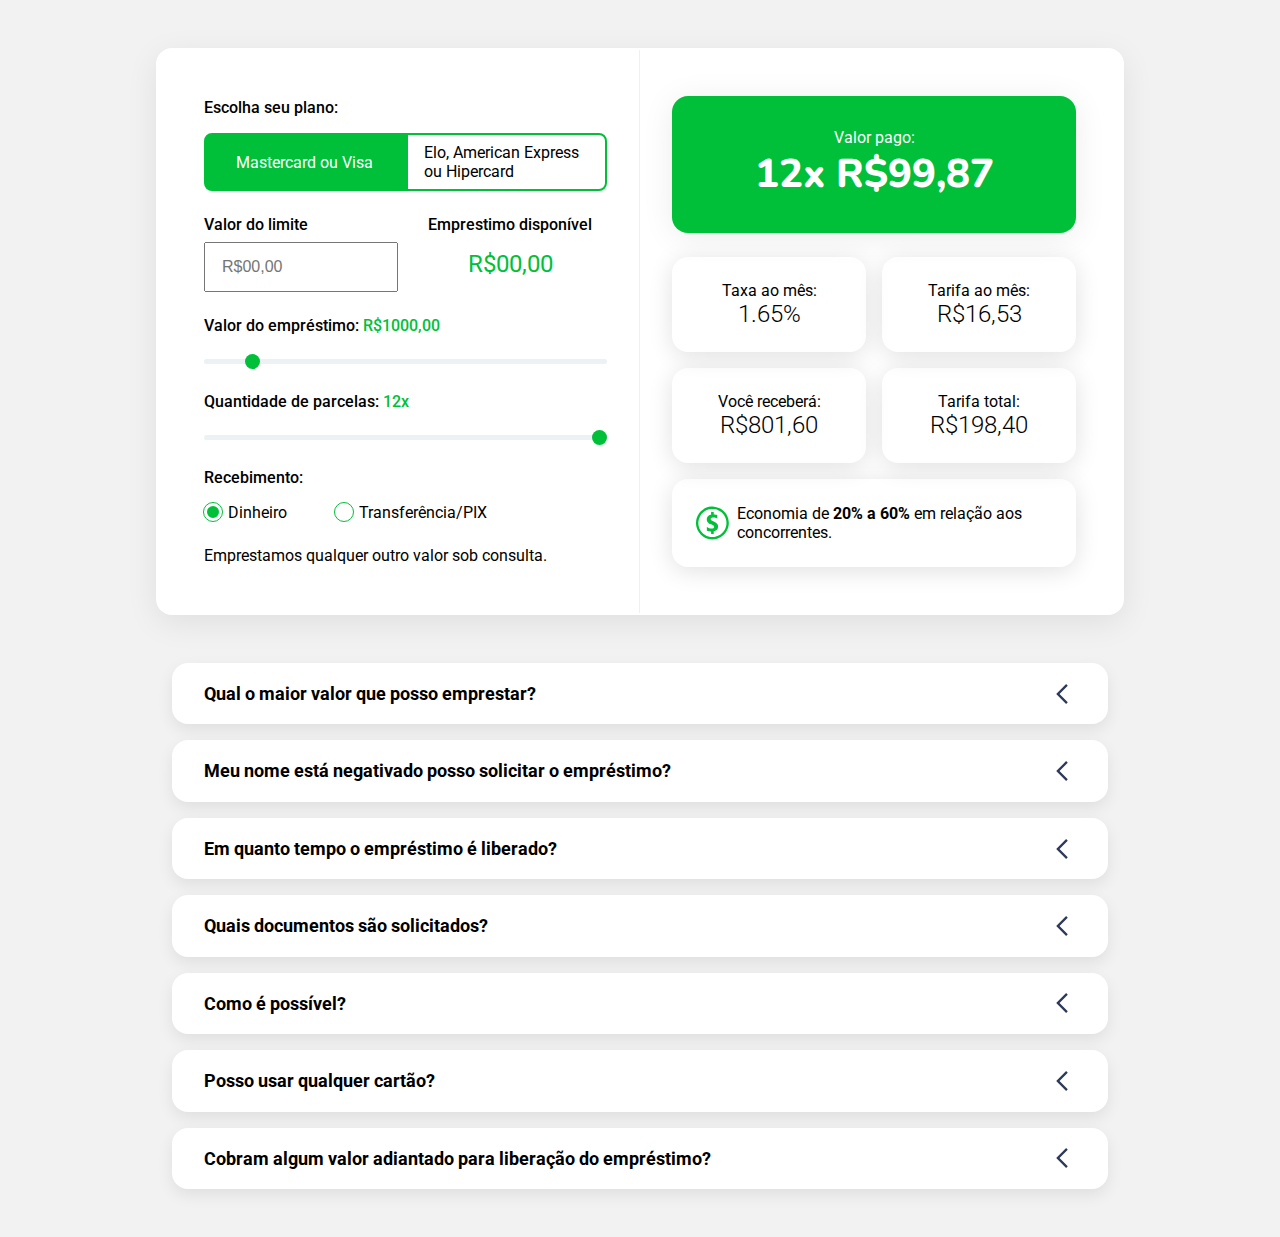
<file: index.html>
<!DOCTYPE html>
<html lang="en">

<head>
  <meta charset="UTF-8">
  <meta http-equiv="X-UA-Compatible" content="IE=edge">
  <meta name="viewport" content="width=device-width, initial-scale=1.0">
  <title>Simulador</title>

  <link rel="preconnect" href="https://fonts.googleapis.com">
  <link rel="preconnect" href="https://fonts.gstatic.com" crossorigin>
  <link href="https://fonts.googleapis.com/css2?family=Nunito:wght@800&family=Roboto:wght@300;400;500&display=swap"
    rel="stylesheet">
  <link rel="stylesheet" href="assets/css/styles.css">

<body>
  <div class="container-simulador">
    <style>
      input[type="range"]::-webkit-slider-thumb {
        background: #00c039;
      }
    </style>
    <style id="error-color">

    </style>

    <div class="left">
      <form action="">
        <div class="flag-radio">
          <input type="radio" name="bandeira" value="Visa" id="group-1" checked>
          <input type="radio" name="bandeira" value="Elo" id="group-2">

          <span>Escolha seu plano:</span>
          <label for="group-1">
            Mastercard ou Visa
          </label>

          <label for="group-2">
            Elo, American Express ou Hipercard
          </label>
        </div>

        <div class="limite">
          <div class="wrapper">
            <span>Valor do limite</span>
            <input type="number" class="limite-input" min="0" placeholder="R$00,00">
          </div>
          <div class="wrapper">
            <span class="price">Emprestimo disponível</span>
            <p class="disponivel">R$00,00</p>
          </div>
        </div>

        <div class="slider valor-do-emprestimo">
          <span>Valor do empréstimo: <strong class="display-valor">R$1000</strong></span>
          <input type="range" class="input-valor" value="15" step="5" min="5" max="100" list="">
        </div>

        <div class="slider valor-do-emprestimo">
          <span>Quantidade de parcelas: <strong class="display-parcelas">12x</strong></span>
          <input type="range" name="" class="input-parcelas" value="12" id="" step="1" min="2" max="12">
        </div>

        <div class="recebimento">
          <span>Recebimento:</span>
          <div class="wrapper">
            <input type="radio" name="recebimento" id="rec-1" checked>
            <label for="rec-1">Dinheiro</label>
          </div>
          <div class="wrapper">
            <input type="radio" name="recebimento" id="rec-2">
            <label for="rec-2">Transferência/PIX</label>
          </div>
        </div>
      </form>
      <p>Emprestamos qualquer outro valor sob consulta.</p>
    </div>

    <div class="right">
      <div class="main-info">
        <span>Valor pago:</span>
        <h2>R$1000</h2>
      </div>

      <div class="wrapper">
        <div class="content">
          <span>Taxa ao mês:</span>
          <p class="taxa">3,59%</p>
        </div>
        <div class="content">
          <span>Tarifa ao mês:</span>
          <p class="tarifa">R$127,50</p>
        </div>
        <div class="content">
          <span>Você receberá:</span>
          <p class="cliente">3,59%</p>
        </div>
        <div class="content">
          <span>Tarifa total:</span>
          <p class="tarifa-total">R$127,50</p>
        </div>
        <div class="content-large">
          <svg width="596" height="596" viewBox="0 0 596 596" fill="none" xmlns="http://www.w3.org/2000/svg">
            <path fill-rule="evenodd" clip-rule="evenodd"
              d="M275.958 0.511373C188.183 7.36437 110.289 50.5454 57.705 121.501C6.262 190.915 -12.13 281.496 7.97401 366.423C25.444 440.228 69.935 503.977 133.458 546.225C206.691 594.93 299.696 608.644 383.919 583.155C501.491 547.573 585.3 443.621 594.941 321.415C604.202 204.018 544.424 93.5874 440.458 36.0284C405.661 16.7644 365.214 4.69238 322.458 0.810377C312.197 -0.120623 286.198 -0.288627 275.958 0.511373ZM325.747 43.8654C373.138 49.0114 419.71 68.3584 457.458 98.5814C468.656 107.546 489.696 128.661 498.043 139.31C525.98 174.949 543.373 214.939 550.67 260.31C553.167 275.833 553.189 319.671 550.708 335.031C541.391 392.7 516.579 440.693 475.329 480.835C436.36 518.756 390.349 541.646 335.179 550.56C319.953 553.02 275.963 553.02 260.737 550.56C214.002 543.009 173.465 525.147 137.458 496.239C127.071 487.9 105.878 466.522 97.873 456.31C70.323 421.165 53.839 384.035 45.84 339.111C43.183 324.184 42.139 288.408 43.872 271.631C47.021 241.145 55.209 213.216 69.516 184.159C102.36 117.455 164.518 67.6384 237.131 49.8224C247.579 47.2584 263.306 44.4784 272.958 43.4894C281.206 42.6434 316.837 42.8974 325.747 43.8654ZM273.958 121.253V146.733L269.708 147.788C241.007 154.912 220.756 167.631 208.603 186.168C198.956 200.883 195.689 212.631 195.771 232.31C195.858 253.013 200.84 268.002 212.463 282.525C225.068 298.277 240.306 308.098 274.96 322.807C315.848 340.162 329.313 351.685 329.302 369.31C329.29 388.129 310.562 399.037 278.458 398.923C252.302 398.83 226.677 390.784 206.554 376.347C202.547 373.472 198.748 370.798 198.113 370.406C197.249 369.872 196.958 378.021 196.958 402.806V435.92L202.333 438.297C217.5 445.005 242.031 450.371 262.69 451.5L273.923 452.114L274.19 475.712L274.458 499.31H297.958H321.458L321.725 474.075L321.992 448.84L324.725 448.25C360.512 440.526 384.073 423.393 394.301 397.655C398.471 387.162 400.063 377.695 400.078 363.301C400.095 347.213 398.286 338.426 392.465 326.31C381.877 304.271 362.178 289.074 321.297 271.409C292.481 258.956 281.567 252.618 273.512 243.658C260.645 229.348 265.551 210.837 284.51 202.158C297.032 196.425 319.644 194.786 338.958 198.211C354.553 200.976 375.189 208.638 384.222 215.015L386.987 216.967L386.722 185.685L386.458 154.404L381.939 152.788C368.711 148.056 343.874 143.81 329.425 143.81H321.994L321.726 120.06L321.458 96.3104L297.708 96.0424L273.958 95.7744V121.253Z"
              fill="#00C039" />
          </svg>
          <p>Economia de <strong>20% a 60%</strong> em relação aos concorrentes.</p>
        </div>
      </div>
    </div>
  </div>

  <div class="faq-area">
    <div class="container-faq">
      <div class="question">
        <span>Qual o maior valor que posso emprestar?</span> <!-- Pergunta -->
        <svg width="24" height="24" viewBox="0 0 24 24" fill="none" xmlns="http://www.w3.org/2000/svg">
          <path d="M3.51501 8.465L12 16.95L20.485 8.465L19.071 7.05L12 14.122L4.92901 7.05L3.51501 8.465Z"
            fill="#2E3A59" />
        </svg>

      </div>

      <div class="answer">
        <!-- Resposta -->
        <p>
          O valor máximo disponível é o limite do cartão do cliente x 12, exemplo: com dois mil reais de limite vc pode
          retirar mais de 21 mil reais de uma única vez.
        </p>
      </div>
    </div>

    <div class="container-faq">
      <div class="question">
        <span>Meu nome está negativado posso solicitar o empréstimo?</span> <!-- Pergunta -->
        <svg width="24" height="24" viewBox="0 0 24 24" fill="none" xmlns="http://www.w3.org/2000/svg">
          <path d="M3.51501 8.465L12 16.95L20.485 8.465L19.071 7.05L12 14.122L4.92901 7.05L3.51501 8.465Z"
            fill="#2E3A59" />
        </svg>

      </div>

      <div class="answer">
        <!-- Resposta -->
        <p>
          Sim, não fazemos análise de crédito ou serasa.
        </p>
      </div>
    </div>

    <div class="container-faq">
      <div class="question">
        <span>Em quanto tempo o empréstimo é liberado?</span> <!-- Pergunta -->
        <svg width="24" height="24" viewBox="0 0 24 24" fill="none" xmlns="http://www.w3.org/2000/svg">
          <path d="M3.51501 8.465L12 16.95L20.485 8.465L19.071 7.05L12 14.122L4.92901 7.05L3.51501 8.465Z"
            fill="#2E3A59" />
        </svg>

      </div>

      <div class="answer">
        <!-- Resposta -->
        <p>
          Geralmente no mesmo dia, mas no máximo em 1 dias útil após fazer o pedido com um dos nossos consultores.
        </p>
      </div>
    </div>

    <div class="container-faq">
      <div class="question">
        <span>Quais documentos são solicitados?</span> <!-- Pergunta -->
        <svg width="24" height="24" viewBox="0 0 24 24" fill="none" xmlns="http://www.w3.org/2000/svg">
          <path d="M3.51501 8.465L12 16.95L20.485 8.465L19.071 7.05L12 14.122L4.92901 7.05L3.51501 8.465Z"
            fill="#2E3A59" />
        </svg>

      </div>

      <div class="answer">
        <!-- Resposta -->
        <p>
          só solicitamos alguns documentos básicos com fins de registro, mais não é obrigatório
        </p>
      </div>
    </div>

    <div class="container-faq">
      <div class="question">
        <span>Como é possível?</span> <!-- Pergunta -->
        <svg width="24" height="24" viewBox="0 0 24 24" fill="none" xmlns="http://www.w3.org/2000/svg">
          <path d="M3.51501 8.465L12 16.95L20.485 8.465L19.071 7.05L12 14.122L4.92901 7.05L3.51501 8.465Z"
            fill="#2E3A59" />
        </svg>

      </div>

      <div class="answer">
        <!-- Resposta -->
        <p>
          Nós trabalhamos com um banco que possibilidade dividirmos em 12 vezes para nossos clientes com juros abaixo do
          mercado pelo seu cartão de crédito.
        </p>
      </div>
    </div>

    <div class="container-faq">
      <div class="question">
        <span>Posso usar qualquer cartão?</span> <!-- Pergunta -->
        <svg width="24" height="24" viewBox="0 0 24 24" fill="none" xmlns="http://www.w3.org/2000/svg">
          <path d="M3.51501 8.465L12 16.95L20.485 8.465L19.071 7.05L12 14.122L4.92901 7.05L3.51501 8.465Z"
            fill="#2E3A59" />
        </svg>

      </div>

      <div class="answer">
        <!-- Resposta -->
        <p>
          Sim, aceitamos qualquer cartão que seja seu ou de algum parente com consentimento, somente cartões pré-pagos
          que não aceitamos.
        </p>
      </div>
    </div>

    <div class="container-faq">
      <div class="question">
        <span>Cobram algum valor adiantado para liberação do empréstimo?</span> <!-- Pergunta -->
        <svg width="24" height="24" viewBox="0 0 24 24" fill="none" xmlns="http://www.w3.org/2000/svg">
          <path d="M3.51501 8.465L12 16.95L20.485 8.465L19.071 7.05L12 14.122L4.92901 7.05L3.51501 8.465Z"
            fill="#2E3A59" />
        </svg>

      </div>

      <div class="answer">
        <!-- Resposta -->
        <p>
          Não, não cobramos.
        </p>
      </div>
    </div>
  </div>

  <script src="assets/js/Simulador.js"></script>
  <script src="assets/js/index.js"></script>
  <script src="assets/js/faq.js"></script>
</body>

</html>
</file>
<file: assets/css/styles.css>
* {
  margin: 0;
  padding: 0;
  -webkit-box-sizing: border-box;
          box-sizing: border-box;
}

body {
  font-family: "Roboto", sans-serif;
  background: #f2f2f2;
}

.container-simulador {
  background: #fff;
  max-width: 968px;
  margin: 3rem auto;
  border-radius: 1rem;
  -webkit-box-shadow: 0px 8px 32px 0 rgba(0, 0, 0, 0.08);
          box-shadow: 0px 8px 32px 0 rgba(0, 0, 0, 0.08);
  display: -webkit-box;
  display: -ms-flexbox;
  display: flex;
  -webkit-box-align: center;
      -ms-flex-align: center;
          align-items: center;
  -webkit-box-pack: justify;
      -ms-flex-pack: justify;
          justify-content: space-between;
}

.container-simulador span {
  width: 100%;
  margin-bottom: 1rem;
  font-weight: 500;
}

.container-simulador input:not([type="radio"]) {
  width: 100%;
}

.container-simulador input[type="number"] {
  padding: 0.85rem 1rem;
  font-size: 1rem;
}

.container-simulador input[type="number"]:focus {
  outline: none;
  border: 2px solid #00c039;
  border-radius: 0.25rem;
}

.container-simulador input[type="range"] {
  margin-top: 1.5rem;
}

@media screen and (-webkit-min-device-pixel-ratio: 0) {
  .container-simulador input[type="range"] {
    -webkit-appearance: none;
    background-color: #ecf1f4;
    border-radius: 0.5rem;
    cursor: pointer;
  }
  .container-simulador input[type="range"]::-webkit-slider-runnable-track {
    height: 5px;
    -webkit-appearance: none;
  }
  .container-simulador input[type="range"]::-webkit-slider-thumb {
    width: 15px;
    -webkit-appearance: none;
    height: 15px;
    cursor: pointer;
    border-radius: 100%;
    -webkit-transform: translateY(-5px);
            transform: translateY(-5px);
  }
}

.container-simulador .right {
  width: 50%;
  padding: 3rem 3rem 3rem 2rem;
}

.container-simulador .left {
  width: 50%;
  padding: 3rem 2rem 3rem 3rem;
  border-right: 1px solid #ecf1f4;
}

.container-simulador .left form {
  display: -webkit-box;
  display: -ms-flexbox;
  display: flex;
  -webkit-box-orient: vertical;
  -webkit-box-direction: normal;
      -ms-flex-direction: column;
          flex-direction: column;
  gap: 1.5rem;
}

.container-simulador .left > p {
  margin-top: 1.5rem;
}

.flag-radio {
  display: -webkit-box;
  display: -ms-flexbox;
  display: flex;
  -ms-flex-wrap: wrap;
      flex-wrap: wrap;
}

.flag-radio input {
  display: none;
}

.flag-radio input#group-1:checked ~ label[for="group-1"],
.flag-radio input#group-2:checked ~ label[for="group-2"] {
  background-color: #00c039;
  color: #fff;
}

.flag-radio label[for="group-1"] {
  border-radius: 0.5rem 0 0 0.5rem;
}

.flag-radio label[for="group-2"] {
  border-radius: 0 0.5rem 0.5rem 0;
}

.flag-radio label {
  display: -webkit-inline-box;
  display: -ms-inline-flexbox;
  display: inline-flex;
  -webkit-box-pack: center;
      -ms-flex-pack: center;
          justify-content: center;
  -webkit-box-align: center;
      -ms-flex-align: center;
          align-items: center;
  width: 50%;
  cursor: pointer;
  border: 2px solid #00c039;
  padding: 0.5rem 1rem;
}

.limite {
  display: -webkit-box;
  display: -ms-flexbox;
  display: flex;
  -ms-flex-wrap: wrap;
      flex-wrap: wrap;
  gap: 1rem;
}

.limite .wrapper {
  width: calc(50% - 0.5rem);
}

.limite .wrapper input {
  margin-top: 0.5rem;
}

.limite .wrapper + .wrapper span,
.limite .wrapper + .wrapper p {
  display: inline-block;
  width: 100%;
  text-align: center;
}

.limite .wrapper + .wrapper p {
  color: #00c039;
  font-size: 1.5rem;
}

.recebimento {
  display: -webkit-box;
  display: -ms-flexbox;
  display: flex;
  -ms-flex-wrap: wrap;
      flex-wrap: wrap;
}

.recebimento .wrapper {
  padding-left: 1.5rem;
  width: auto;
}

.recebimento .wrapper + .wrapper {
  margin-left: 3rem;
}

.recebimento .wrapper input {
  display: none;
}

.recebimento .wrapper input#rec-1:checked ~ label[for="rec-1"]::before,
.recebimento .wrapper input#rec-2:checked ~ label[for="rec-2"]::before {
  background: #00c039;
  border: 3px solid #fff;
}

.recebimento .wrapper label {
  position: relative;
}

.recebimento .wrapper label::before {
  content: "";
  width: 0.75rem;
  height: 0.75rem;
  position: absolute;
  left: -1.5rem;
  top: 50%;
  -webkit-transform: translateY(-50%);
          transform: translateY(-50%);
  border: 3px solid #fff;
  outline: 1px solid #00c039;
  border-radius: 100%;
}

.container-simulador .right {
  padding-left: 2rem;
}

.container-simulador .right .main-info {
  width: 100%;
  background: #00c039;
  color: #fff;
  border-radius: 1rem;
  display: -webkit-box;
  display: -ms-flexbox;
  display: flex;
  -webkit-box-align: center;
      -ms-flex-align: center;
          align-items: center;
  -webkit-box-pack: center;
      -ms-flex-pack: center;
          justify-content: center;
  -webkit-box-orient: vertical;
  -webkit-box-direction: normal;
      -ms-flex-direction: column;
          flex-direction: column;
  padding: 2rem 0;
  -webkit-box-shadow: 0 4px 32px 0 rgba(0, 0, 0, 0.08);
          box-shadow: 0 4px 32px 0 rgba(0, 0, 0, 0.08);
  margin-bottom: 1.5rem;
}

.container-simulador .right .main-info span {
  text-align: center;
  margin-bottom: 0;
  font-weight: normal;
}

.container-simulador .right .main-info h2 {
  font-size: 2.5rem;
  font-family: "Nunito";
  font-weight: 800;
}

.container-simulador .right .wrapper {
  display: -webkit-box;
  display: -ms-flexbox;
  display: flex;
  -ms-flex-wrap: wrap;
      flex-wrap: wrap;
  -webkit-box-pack: justify;
      -ms-flex-pack: justify;
          justify-content: space-between;
  gap: 1rem;
}

.container-simulador .right .wrapper .content,
.container-simulador .right .wrapper .content-large {
  -webkit-box-shadow: 0 4px 24px 0 rgba(11, 11, 11, 0.12);
          box-shadow: 0 4px 24px 0 rgba(11, 11, 11, 0.12);
  display: -webkit-box;
  display: -ms-flexbox;
  display: flex;
  -webkit-box-align: center;
      -ms-flex-align: center;
          align-items: center;
  -webkit-box-pack: center;
      -ms-flex-pack: center;
          justify-content: center;
  -webkit-box-orient: vertical;
  -webkit-box-direction: normal;
      -ms-flex-direction: column;
          flex-direction: column;
  padding: 1.5rem;
  border-radius: 1rem;
}

.container-simulador .right .wrapper .content span,
.container-simulador .right .wrapper .content-large span {
  text-align: center;
  margin-bottom: 0;
  font-weight: normal;
}

.container-simulador .right .wrapper .content p,
.container-simulador .right .wrapper .content-large p {
  font-weight: 300;
  font-size: 1.5rem;
}

.container-simulador .right .wrapper .content {
  width: calc(50% - 0.5rem);
}

.container-simulador .right .wrapper .content-large {
  width: 100%;
  -webkit-box-orient: horizontal;
  -webkit-box-direction: normal;
      -ms-flex-direction: row;
          flex-direction: row;
}

.container-simulador .right .wrapper .content-large svg {
  width: 2.5rem;
  height: 2.5rem;
  margin-right: 0.5rem;
}

.container-simulador .right .wrapper .content-large p {
  font-size: 1rem;
  font-weight: normal;
}

.faq-area {
  max-width: 968px;
  margin: 3rem auto;
  padding: 0 1rem;
}

.container-faq {
  background: #fff;
  -webkit-box-shadow: 0 6px 16px 0 rgba(0, 0, 0, 0.08);
          box-shadow: 0 6px 16px 0 rgba(0, 0, 0, 0.08);
  padding: 1rem 2rem;
  -webkit-transition: .4s;
  transition: .4s;
  cursor: 'pointer';
  border-radius: 16px;
  width: 100%;
}

.container-faq + .container-faq {
  margin-top: 1rem;
}

.container-faq .question {
  width: 100%;
  display: -webkit-box;
  display: -ms-flexbox;
  display: flex;
  -webkit-box-align: center;
      -ms-flex-align: center;
          align-items: center;
  -webkit-box-pack: justify;
      -ms-flex-pack: justify;
          justify-content: space-between;
}

.container-faq .question span {
  font-weight: bold;
  font-size: 1.15rem;
  line-height: 160%;
}

.container-faq .question svg {
  -webkit-transition: .4s;
  transition: .4s;
  width: 28px;
  height: 28px;
  max-width: 28px;
  max-height: 28px;
  min-width: 28px;
  min-height: 28px;
  -webkit-transform: rotate(90deg);
          transform: rotate(90deg);
}

.container-faq.visible .question svg {
  -webkit-transform: rotate(0);
          transform: rotate(0);
}

.container-faq .answer {
  width: 100%;
  overflow: hidden;
  max-height: 0px;
  opacity: 0;
  -webkit-transition: .4s;
  transition: .4s;
}

.container-faq .answer.visible {
  max-height: 1000px;
  opacity: 1;
}

.container-faq .answer p {
  margin: 1rem 0 .25rem;
  text-align: justify;
}

@media (max-width: 768px) {
  .container-faq {
    padding: .5rem 1rem;
  }
  .container-faq .question span {
    font-size: .9rem;
  }
}

.slider span strong {
  color: #00c039;
  font-weight: 500;
}

@media (max-width: 890px) {
  .container-simulador {
    -webkit-box-orient: vertical;
    -webkit-box-direction: normal;
        -ms-flex-direction: column;
            flex-direction: column;
    max-width: 600px;
  }
  .container-simulador span {
    font-size: 0.9rem;
  }
  .container-simulador .left,
  .container-simulador .right {
    width: 100%;
    padding: 2rem;
  }
  .container-simulador .left {
    border-bottom: 1px solid #ecf1f4;
    border-right: none;
  }
  .container-simulador .right .main-info h2 {
    font-size: 2.25rem;
  }
  .container-simulador .right .wrapper .content span {
    font-size: .9rem;
  }
  .container-simulador .right .wrapper .content p {
    font-size: 1.25rem;
  }
  .recebimento {
    -webkit-box-orient: vertical;
    -webkit-box-direction: normal;
        -ms-flex-direction: column;
            flex-direction: column;
  }
  .recebimento .wrapper + .wrapper {
    margin-left: 0;
    margin-top: 1rem;
  }
}
/*# sourceMappingURL=styles.css.map */
</file>
